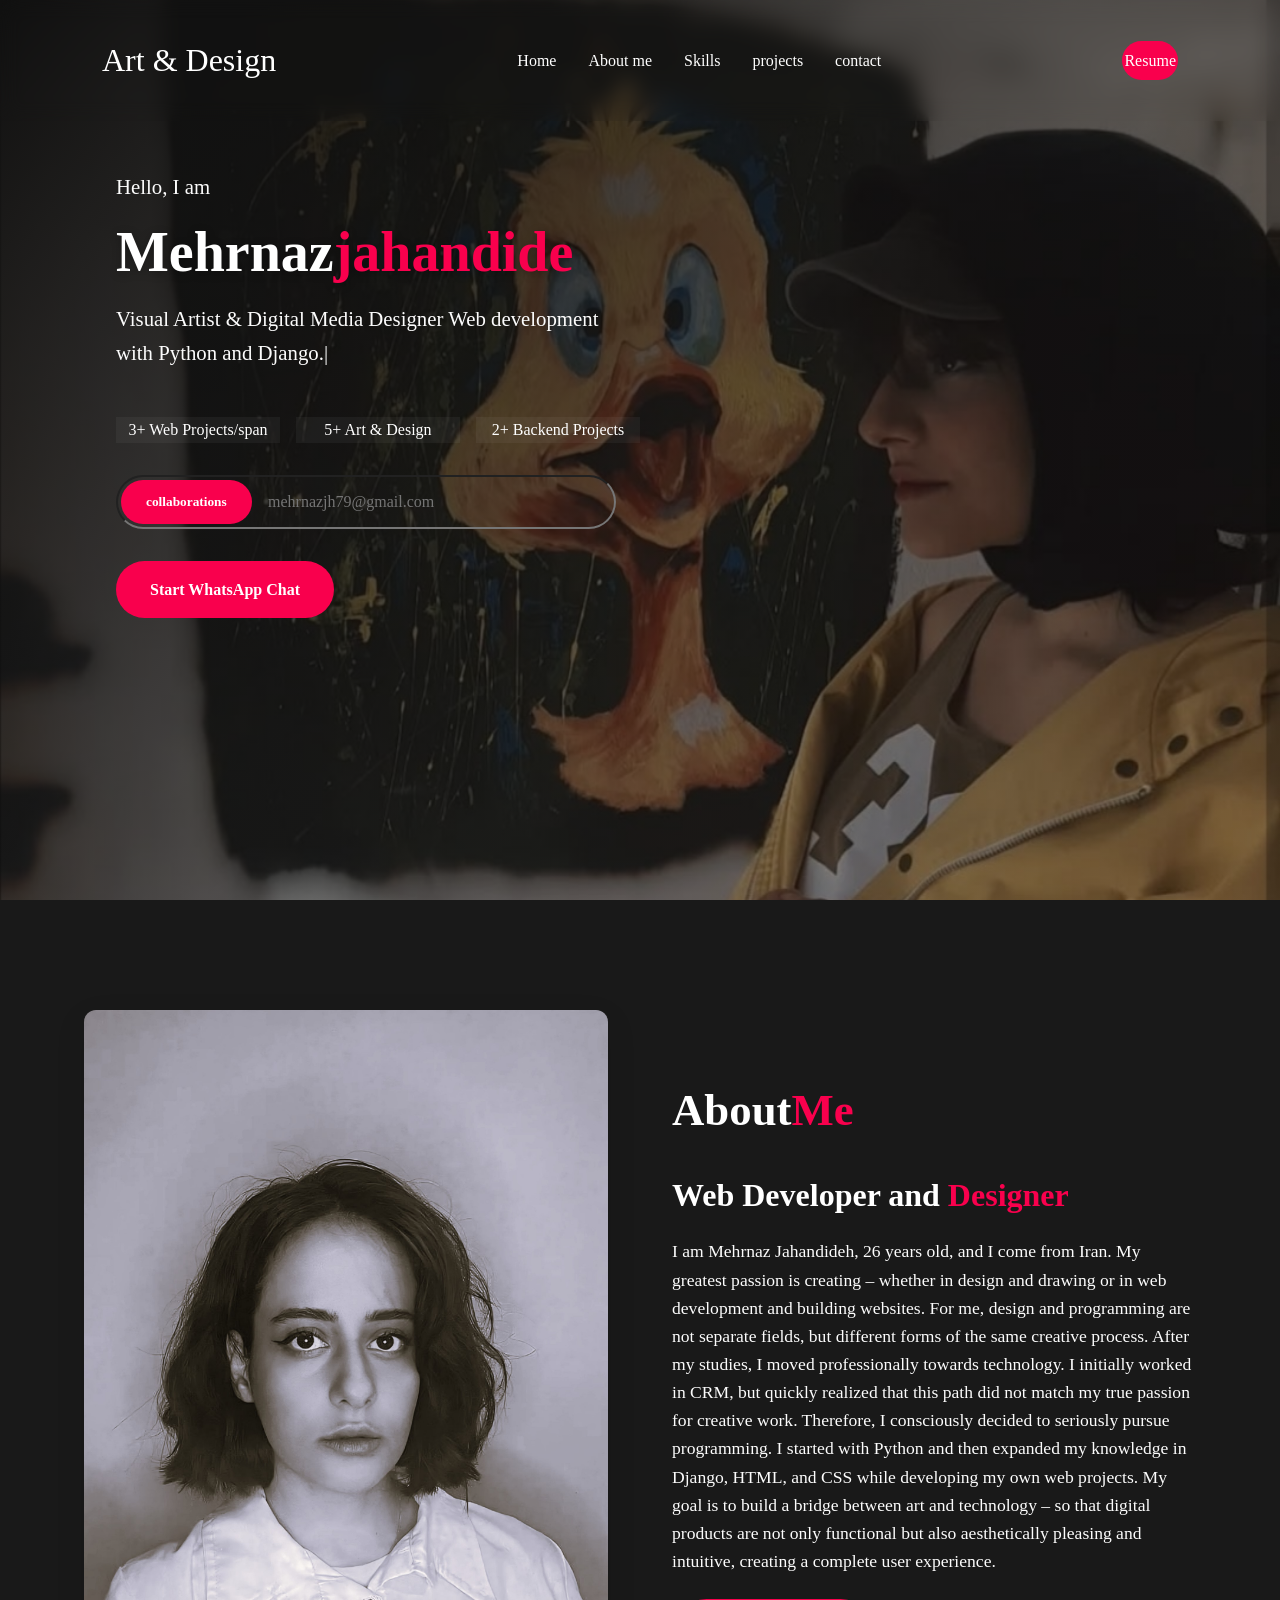
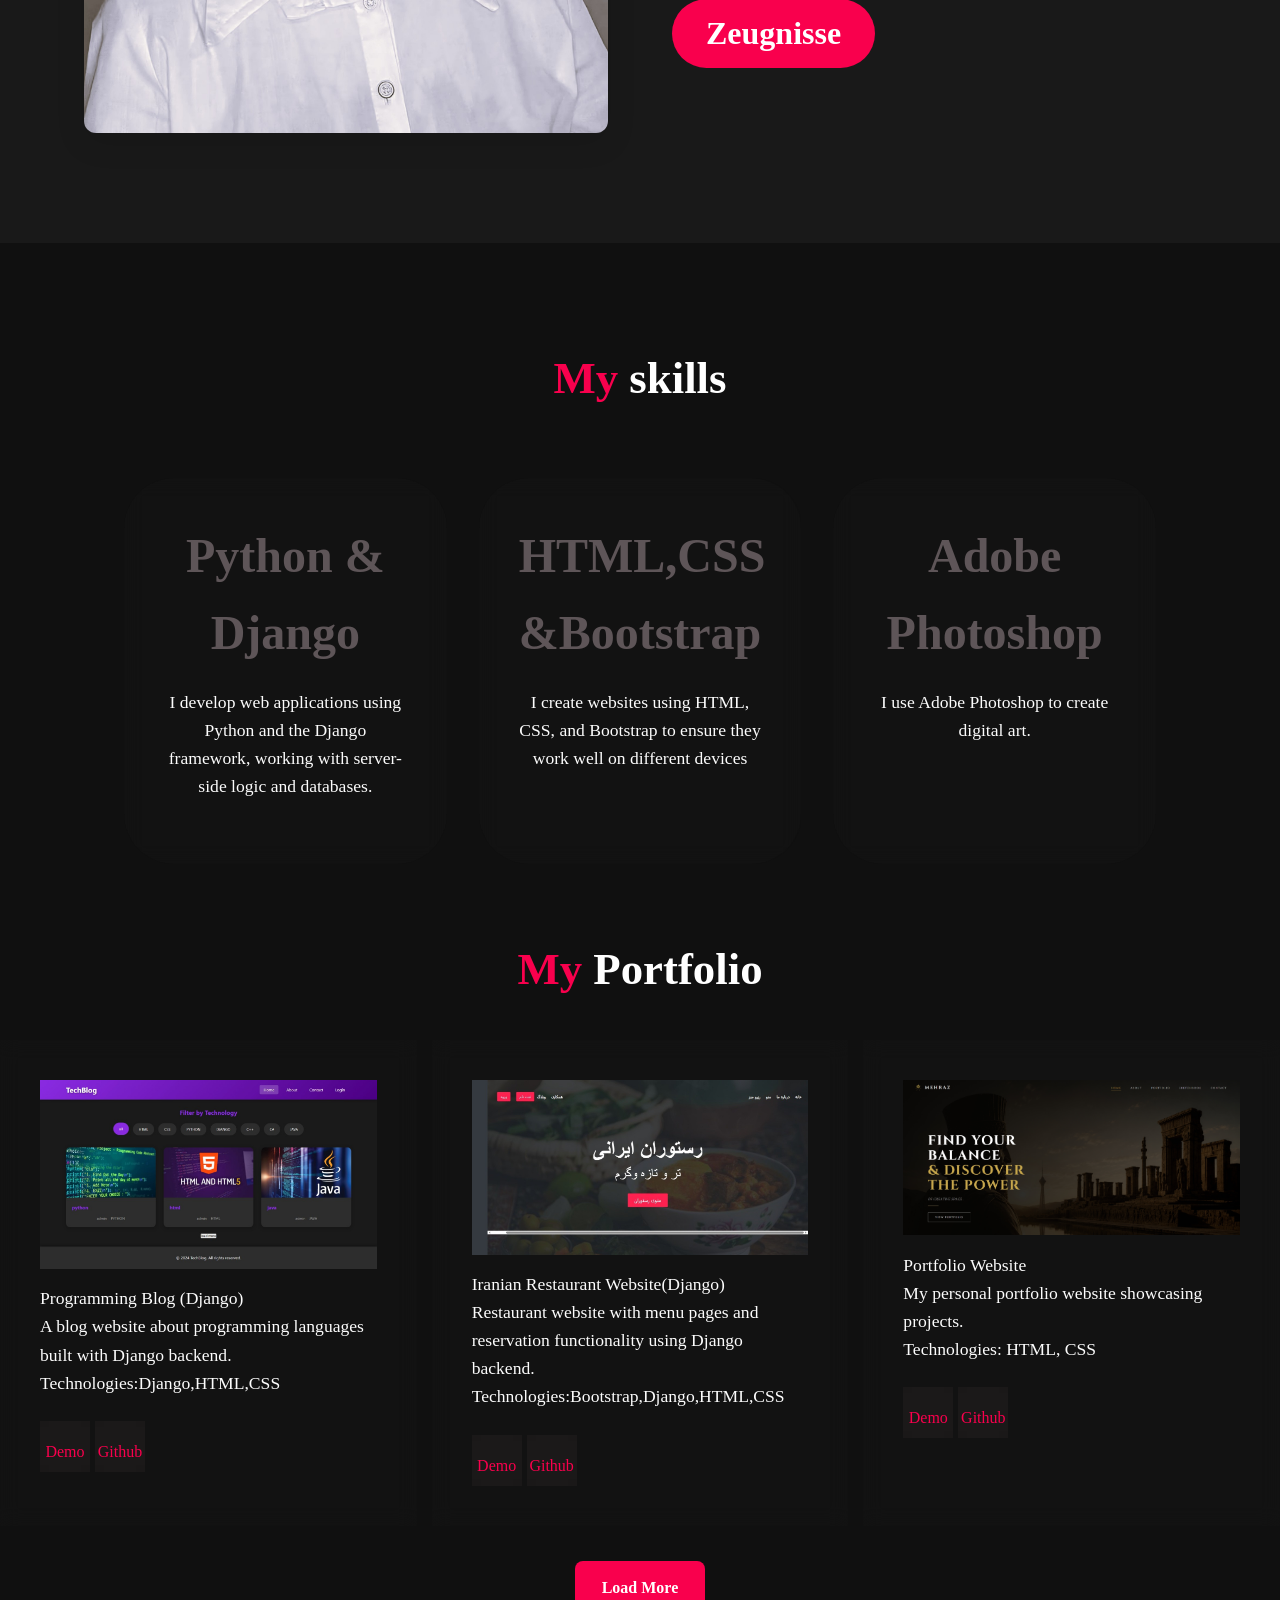
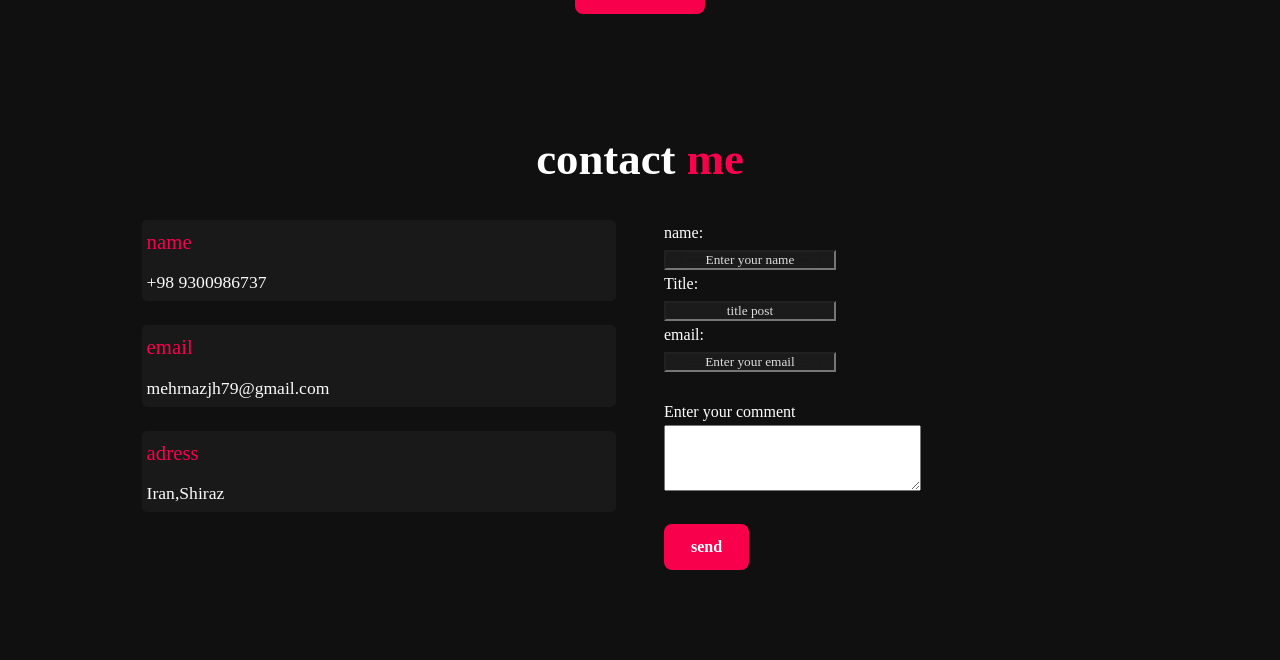
<file: index.html>
<!DOCTYPE html>
<html lang="en">
<head>
    <meta charset="UTF-8">
    <link rel="stylesheet" href="./css/style.css">
    <link rel="stylesheet" href="./css/design.css">

    <!-- <link rel="preconnect" href="https://fonts.gstatic.com" crossorigin> -->
    <!-- <link href="https://fonts.googleapis.com/css2?family=Amiri:ital,wght@0,400;0,700;1,400;1,700&display=swap" rel="stylesheet"> -->
    <!-- <link rel="stylesheet" href="https://cdnjs.cloudflare.com/ajax/libs/font-awesome/6.5.0/css/all.min.css"> -->
    <meta name="viewport" content="width=device-width, initial-scale=1.0">
    <title>Lebenslauf</title>
</head>
<body>
    <header class="header">
        <div class="container">
            <nav class="navbar">
               <a href="design.html" class="logo">Art & Design</a>
               <input type="checkbox" id="menu-toggle" class="menu-checkbox">
                <label for="menu-toggle" class="menu-label">
                    <span class="bar"></span>
                    <span class="bar"></span>
                    <span class="bar"></span>
                </label>

                
               <ul class="nav-links" id="navlinks">
                <li><a href="#start">Home </a></li>
                <li><a href="#Über mich">About me</a></li>
                <li><a href="#Fähigkeiten">Skills </a></li>
                <li><a href="#Projekte">projects </a></li>
                <li><a href="#Kontakt">contact </a></li>
                <!-- <li><a href="#">melden / sign in</a></li> -->
                </ul>

                <a href="#Lebenslauf" class="btn"> Resume </a>
            </nav>
        </div>
    </header>
    <section class="hero" id="start">
        <div class="container">
            <div class="hero-grid">
                <div class="hero-content">
                    <h4>Hello, I am </h4>
                    <h1>Mehrnaz<span class="highlight">jahandide</span></h1>
                    <h4 class="typing-effect">Visual Artist & Digital Media Designer
Web development with Python and Django.</h4>


                
                    <div class="hero-status">
                        <div class="stat-item">
                            <span class="num">3+</span>
                            <span class="label">Web Projects/span</span>
                        </div>
                        <div class="stat-item">
                            <span class="num">5+</span>
                            <span class="label">Art & Design</span>
                        </div>
                        <div class="stat-item">
                            <span class="num">2+</span>
                            <span class="label">Backend Projects</span>
                        </div>
                    </div>
                        <form action="" class="newsletter-form">
                            <input type="email" placeholder="          mehrnazjh79@gmail.com">
                            <input type="submit" value="collaborations" >
                        </form>
                        <div class="hero-cta">
                          <a href="#" class="btn">Start WhatsApp Chat</a>
                        </div>
                </div>
           </div>
        </div>

    </section>
    <section class="about" id="Über mich">
		<div class="container">
			<div class="about-content">
				<div class="about-img">
				    <img src="./css/img/me.jpg">
				</div>
				<div class="text_about">
                    <h2>About<span class="highlight">Me</span></h2>
                    <h3>Web Developer and <span class="highlight"> Designer</span></h3>
                    <p>



I am Mehrnaz Jahandideh, 26 years old, and I come from Iran.
My greatest passion is creating – whether in design and drawing or in web development and building websites. For me, design and programming are not separate fields, but different forms of the same creative process.

After my studies, I moved professionally towards technology. I initially worked in CRM, but quickly realized that this path did not match my true passion for creative work. Therefore, I consciously decided to seriously pursue programming.

I started with Python and then expanded my knowledge in Django, HTML, and CSS while developing my own web projects.

My goal is to build a bridge between art and technology – so that digital products are not only functional but also aesthetically pleasing and intuitive, creating a complete user experience.


                    </p>
                 
                    <button id="Lebenslauf" class="btn"><a href="./files/mehrnazjahandide.pdf" download class="logo">Zeugnisse</a></button>	
    			</div>
                
		    </div>
		</div>
	</section>
    <section class="skills" id="Fähigkeiten">
        <div class="container">
            <div class="titls">
                <h2><span class="highlight">My</span> skills</h2>
            </div>

            <div class="skills-grid">
                <div class="box">
                    <h3 class="title2-logo">Python & Django</h3>
                    <p>I develop web applications using Python and the Django framework, working with server-side logic and databases.</p>
                </div>
               

                
                    <div class="box">
                        <h3 class="title2-logo">HTML,CSS &Bootstrap</h3>
                        <p>I create websites using HTML, CSS, and Bootstrap to ensure they work well on different devices</p>
                    </div>
                
                
                
                    <div class="box">
                        <h3 class="title2-logo">Adobe Photoshop</h3>
                        <p>I use Adobe Photoshop to create digital art.

</p>
                    </div>
                

                
            </div>
        </div>
    </section>
    <section class="portfilio" id="Projekte">
         <!-- <div class="container">  -->
            <div class="titls">
                <h2><span class="highlight">My</span> Portfolio</h2>
            </div>  

            <div class="portfilio-grid">
        <div class="box2">
          <div class="image-portfilio">
            <img src="./css/img/Tech Blog.jpeg"> 
          </div>
          <div class="text-portfilio">
            <p>Programming Blog (Django)<br>
A blog website about programming languages built with Django backend.<br>
Technologies:Django,HTML,CSS</p>
            <div class="github">
                 <div class="link"><a href="#">Demo</a></div>
                <div class="link"><a href="https://github.com/Mehrnazjahandideh/Techblog">Github</a></div>
            </div>
        </div>
    </div>

    <!-- چک‌باکس پنهان دقیقا بعد از کارت 1 -->
    <input type="checkbox" id="load-more-toggle" class="load-more-checkbox">

    <!-- کارت 2 (مخفی فقط در موبایل) -->
    <div class="box2 hide-mobile-only">
        <div class="image-portfilio">
            <img src="./css/img/home.jpeg">  
        </div>
        <div class="text-portfilio">
            <p>Iranian Restaurant Website(Django)<br>
             Restaurant website with menu pages and reservation functionality using Django backend.
             <br>Technologies:Bootstrap,Django,HTML,CSS</p>
            <div class="github">
                <div class="link"><a href="https://meher.pythonanywhere.com/">Demo</a></div>
                <div class="link"><a href="https://github.com/Mehrnazjahandideh/Iranfood">Github</a></div>
            </div>
        </div>
    </div>
    <div class="box2 hide-mobile-only">
        <div class="image-portfilio">
            <img src="./css/img/Screenshot_1-7-2026_42610_127.0.0.1.jpeg">  
        </div>
        <div class="text-portfilio">
            <p>Portfolio Website<br>
              My personal portfolio website showcasing projects.<br>
              Technologies: HTML, CSS</p>
            <div class="github">
                <div class="link"><a href="https://mehrnazjahandideh.github.io/Mehrnazjahandideportfolioweb/">Demo</a></div>
                <div class="link"><a href="https://github.com/Mehrnazjahandideh/Mehrnazjahandideportfolioweb">Github</a></div>
            </div>
        </div>
    </div>

    <!-- کارت 3 (مخفی فقط در موبایل) -->
    <!-- <div class="box2 hide-mobile-only">
        <div class="image-portfilio">
            <img src="./css/img/blog.de.jpeg">  
        </div>
        <div class="text-portfilio">
            <p>German States Blog(Django)<br>
              A blog about German states with articles and simple navigation structure.<br>
              Technologies:Bootstrap,Django,HTML,CSS
            </p>
            <div class="github">
                <div class="link"><a href="#">Demo</a></div>
                <div class="link"><a href="https://github.com/Mehrnazjahandideh/blog.de">Github</a></div>
            </div>
        </div>
    </div>
     -->

    <!-- کارت 4 (همیشه مخفی) -->
    <div class="box2 hide-always">
        <div class="image-portfilio">
            <img src="./css/img/apd.jpeg"> 
        </div>
        <div class="text-portfilio">
            <p>APD Landing Page<br>
               Landing page for a camping table and chair manufacturing company.<br>
               Technologies: HTML, CSS
            </p>
            <div class="github">
                <div class="link"><a href="https://mehrnazjahandideh.github.io/APDLanding/">Demo</a></div>
                <div class="link"><a href="https://github.com/Mehrnazjahandideh/APDLanding">Github</a></div>
            </div>
        </div>
    </div>

    <!-- کارت 5 (همیشه مخفی) -->
    <div class="box2 hide-always">
        <div class="image-portfilio">
            <img src="./css/img/kaffe.png">  
        </div>
        <div class="text-portfilio">
            <p>Coffee Landing Page<br>
             Modern landing page for a German coffee brand.<br>
             Technologies: HTML, CSS
            </p>
            <div class="github">
               <div class="link"><a href="https://mehrnazjahandideh.github.io/kaffee.de/">Demo</a></div>
               <div class="link"><a href="https://github.com/Mehrnazjahandideh/kaffee.de">Github</a></div>
            </div>
        </div>
    </div>

    <!-- کارت 6 (همیشه مخفی) -->

    <label for="load-more-toggle" class="load-more-btn btn">Load More</label>
    </section>

<!-- فوتر -->
    <footer class="contact" id="Kontakt">
        <div class="container">
            <h2 class="titls">contact<span class="highlight"> me</span></h2>
        <div class="footer-melden">

          <div class="info">
            <div class="footer">
               <h5 class="name"><span class="highlight">name</span></h5>
               <p class="number">+98 9300986737 </p>
            </div>

            <div class="footer">
               <h5 class="name"><span class="highlight">email</span></h5>
               <p class="number">mehrnazjh79@gmail.com </p>
            </div>

            <div class="footer">
                <h5 class="name"><span class="highlight">adress</span></h5>
                <p class="number">Iran,Shiraz </p>
            </div>
        </div>


        <div class="footer-form">
            <label for="name">name:</label><br>
            <input class="stat-item" type="text" name="name" value="Enter your name">
            <br>

            <label for="title">Title:</label><br>
            <input class="stat-item" type="text" name="title" value="title post"><br>

            <label for="email">email:</label><br>
            <input class="stat-item" class="stat-item" type="text" name="email" value="Enter your email">
            <br><br>
            
            <label for="text">Enter your comment</label><br>
            <textarea name="BLOG" id="" cols="30" rows="4"></textarea><br><br>
            <button type="submit" value="send" class='send btn'>send</button>
        
        </div>
      </div>
        
    </footer>
</body>
</html>
</file>
<file: css/style.css>
*{
    margin: 0;
    padding: 0;
    box-sizing: border-box;
    font-family: Cambria, Cochin, Georgia, Times, 'Times New Roman', serif;
}
html{
    scroll-behavior: smooth;
}
body{
    background-color: var(--dark-color);
    color: var(--light-color);
     line-height: 1.6;
    /* overflow: hidden; */
}
h1{
    font-size: 3.5rem;
    font-weight: 800;
    line-height: 1.2;
}
h2{
    font-size: 2.8rem;
    font-weight: 700;
    margin-bottom: 1.5rem;
}
h3{
     font-size: 2rem;
    font-weight: 600;
    margin-bottom: 1rem;
}
h4{
    font-size: 1.5rem;
    font-weight: 500;
}
h5{
    font-size: 1.3rem;
    font-weight: 500;
}
p{
    font-size: 1.1rem;
    margin-bottom: 1.5rem;
    color: var(--gray-color);
}
:root {
    --primary-color:#f9004d;
    --primary-light:rgba(249, 0 ,77 ,0.1);
    --secodary-color:#191919;
    --dark-color:#101010;
    --light-color:#ffff;
    --gray-color:#fcfcfc;
    --rtanition:all 0.3s ease;
    --box-shadow:0 10px 30px rgba(0,0,0,0.1);
    --birder-radius:12px;

}
.container{
    width:90%;
    max-width: 1200px;
    margin: 10px auto;
    padding: 0 20px;

}
header{
    position: fixed;
    top: 0;
    right: 0;
    width: 100%;
    z-index: 1000;
    backdrop-filter: blur(10px);
    padding: 20px;
    transition:var(--rtanition) ;
    display: flex;

}
header.scrolled{
    padding: 15px;
    box-shadow: 0 5px 20px rgba(0,0,0,0.1);
}
.navbar{
    display: flex; 
    justify-content: space-between;
    align-items: center;
}
.logo{
    font-size: 2rem;
    font-weight: 800;
    color: var(--light-color);
    text-decoration: none;

}
.logo:hover{
    color: var(--primary-color);
}
  
.nav-links{
    display: flex;
    gap: 2rem;
    list-style-type: none;
    gap: 2rem;
   /* margin-right: 300px; */
    /* padding-top: 20px; */
}
@media screen and (max-width: 768px) {
     .nav-links {
        position: absolute;
        top: 100%;
        left: -100%;
        flex-direction: column;
        width: 100%;
        text-align: center;
        padding: 30px 0;
        transition: 0.4s ease-in-out;
        background: rgba(30, 30, 30, 0.7);
        backdrop-filter: blur(10px); 
        -webkit-backdrop-filter: blur(10px);

     }
    .menu-checkbox:checked ~ .nav-links {
        left: 0;
    }
}
.nav-links  a:hover{
    color: var(--primary-color);
} 
.navbar a {
    color: var(--light-color);
    font-weight: 500;
    transition: var(--rtanition);
    position: relative;
    padding: 5px 0px;
    text-decoration: none;
}

.nav-links a::after{
    content: "";
    position: absolute;
    bottom: 0;
    right: 0;
    width: 0;
    height: 2px;
    background-color: var(--primary-color);
    transition: var(--rtanition);
    
}
.nav-links a:hover::after{

    width: 100%;
}
.btn{
    display: inline-block;
    background-color: var(--primary-color);
    color: var(--light-color);
    padding: 14px 32px;
    border-radius: 50px;
    text-decoration: none;
    font-weight: 600;
    border: 2px solid transparent;
    transition: var(--rtanition);
    cursor: pointer;
    font-size: 1rem;
}
@media screen and (max-width: 768px) {
     .btn {
        display: none;
    }
}
.btn:hover {
    background-color: transparent ;
    background-color: rgb(148, 153, 137);
    transform: translateY(-3px);
    box-shadow: var(--box-shadow);
    border: 2px solid;
    transform: translateY(-5px);
    border-color: var(--primary-color);
    background: rgba(255,255,255,0.1);
    border:1px solid var(--primary-color);
    

}
.menu-checkbox {
    display: none;
}
.menu-label {
    display: none;
    flex-direction: column;
    cursor: pointer;
    gap: 5px;
}

.bar {
    width: 25px;
    height: 3px;
    background-color: var(--light-color); /* یا کلمه white بنویس */
    transition: all 0.3s ease;
}
@media screen and (max-width: 768px) {
     .menu-label {
        display: flex;
    }
}
    

/*  /////////////////////////////////سوال */
.hero{
    min-height: 100vh;
    position: relative;
    overflow: hidden;
    background: linear-gradient(
        135deg,
        rgba(16 16 16 / 100%) 0%,
        rgb(25 25 25 / 30%) 100%,
        rgb(16 16 16 / 0%) 0%

      ),
      url(./img/duck.jpg);
    background-size: cover;
    /* background-position: center; */
    background-attachment: fixed;
    padding: 160px 0px 50px ;
    
}
.hero-grid{
    display: grid;
    grid-template-columns: 1fr 1fr;

}
@media screen and (max-width: 768px) {
    
    .hero-grid {
        grid-template-columns: 1fr; 
        text-align: left; 
    }}
.hero-content{
    animation: fadeUp 1s ease;
    padding-left: 2rem;
}
@media screen and (max-width: 768px) {
     .hero-content {
        padding-left: 0;
    }
    }
.hero-content h4 {
    color: var(--gray-color);
    margin-bottom: 1rem;
    font-size: 1.3rem;
    animation: fadeUp 1s ease 0.2s both; 


}
.hero-content h1{
    margin-bottom: 1rem;
    animation: fadeUp 1s ease 0.4s both;
    text-shadow: 0 2px 10px rgb(0 , 0, 0, 0.3);
}
@media screen and (max-width: 768px) {
     .hero-content h1 {
        font-size: 2.5rem;
    }
    .hero-status {
       gap: 0.5rem; /* فاصله بین باکس‌ها کمتر شود */
       margin: 2rem 10px; /* کمی فاصله از لبه‌های گوشی داشته باشد */
    }

    .stat-item {
       padding: 10px 5px; /* پدینگ داخل باکس‌ها را تنظیم می‌کنیم */
    }
    .newsletter-form {
        max-width: 100%; 
        padding: 0 10px;
        display: flex;
        
    }

    .newsletter-form input[type='email'] {
        padding: 15px 20px; 
        margin-bottom: 10px; 
        border-radius: 30px;
        width: 100%;
    }

    .newsletter-form input[type='submit'] {
        /* position: static;  */
        width: 30%; 
        height: 70%;
        padding: 15px 20px;
        border-radius: 30px;
        margin-left: 10px;
        
        
    }
      
    }
.hero-content h3{
    margin-bottom: 2.5rem;
    color: #ddd;
    animation: fadeUp 1s ease 0.6s both;
}
@keyframes fadeUp {
    from {
        opacity: 0;
        transform: translateY(30px);
    }
    to {
        opacity: 1;
        transform: translateY(0);
    }
}
.highlight{
    color: var(--primary-color);
}  
.typing-effect{
    position: relative;
    display: inline-block;
}
.typing-effect::after{
    content: '|';
    position: absolute;
    /* left: -5px; */
    animation: blink 1s infinite;
}
@keyframes blink{
    0%,
    100% {
        opacity: 1;
    }
    50%{
        opacity: 0;
    }
}
.hero-status{
    display: grid;
    grid-template-columns:repeat(3,1fr) ;
    gap: 1rem;
    margin: 2rem 0;
    animation: fadeUp 1s ease 0.8s both;
}
@keyframes fadeUp {
    from {
        opacity: 0;
        transform: translateY(30px);
    }
    to {
        opacity: 1;
        transform: translateY(0);
    }
}
.stat-item{
    text-align: center;
    background: rgba(225,225,225,0.05);
    /* padding: .5rem .5rem; */
    backdrop-filter: blur(10px);
    /* border-radius: var(--birder-radius); */
    /* border: 1px solid rgba(255,255,255,0.1); */
    transition: var(--rtanition);

}
.stat-item:hover{
    transform: translateY(-5px);
    border-color: var(--primary-color);
    background: rgba(255,255,255,0.1);
    border:1px solid var(--primary-color);
}
.newsletter-form{
    max-width: 500px;
    position: relative;
    animation: fadeUp 1s ease 0.6s both;
    margin-bottom: 2rem;
    
}
@keyframes fadeUp {
    from {
        opacity: 0;
        transform: translateY(30px);
    }
    to {
        opacity: 1;
        transform: translateY(0);
    }
}
.newsletter-form input[type='email']{
    width: 100%;
    padding: 16px 20px 16px 110px;
    border: 2px solid --primary-color;
    background: rgba(255,255,255,.01);
    color: var(--light-color);
    font-size: 1rem;
    backdrop-filter: blur(10px);
    border-radius: 50px;
    transition: var(--tranition);
}
.newsletter-form input[type='email']:focus{
    outline: none;
    box-shadow: 0 0 0 3px rgba(249, 0 ,77 ,0.3);
    background: rgba(225,225,225,0.15);
}

.newsletter-form input[type='submit']{
    position: absolute;
    /* right: 10px; */
    left: 5px;
/* margin-right: 380px;   */
    /* top: 9px; */
    top: 5px;
    bottom: 5px;
    /* padding: 11px 25px;  */
    padding: 0px 25px; 
    border: none;
    border-radius: 50px;
    background-color: var(--primary-color);
    color: var(--light-color);
    font-weight: 600;
    cursor: pointer;
    transition: var(--tranition);

}

.newsletter-form input[type='submit']:hover{
    border-color: #ff1a66;
    /* transform: scale(1.05); */
    transform: translateY(-3px);
    border-color: var(--primary-color);
    background: rgba(255,255,255,0.1);
    border:1px solid var(--primary-color);
}
/* درباره ما */

.about{
    padding: 100px 0;
    background-color: var(--secodary-color);
}
.about-content{
    display: grid;
    grid-template-columns: 1fr 1fr;
    gap: 4rem;
    align-items: center;
    
}
.about-img{
    border-radius: var(--birder-radius);
    overflow: hidden;
    box-shadow: var(--box-shadow);
    
}
.about-img img {
    width: 100%;
    height: auto;
    display: block;
    transition: var(--rtanition);
}
.about-img:hover img{
    transform: scale(1.1);
}
@media screen and (max-width: 768px) {
    .about-content {
        grid-template-columns: 1fr; 
        gap: 2rem; 
        text-align: center; 
    }

    
    .about-img {
        max-width: 400px;
        margin: 0 auto;
    }
}

/* مهارت */
.skills {
    width: 100%; 
    background-color:blur();
    margin-top: 100px;
    margin-bottom: 30px;
    
    
}
.titls{
   text-align: center;

}
.skills-grid{
    display: grid;
    gap: 2rem; 
    padding: 2.5rem;
    grid-template-columns: repeat(auto-fit , minmax(300px , 1fr));
}
.box{
    gap: 35px;
    /* background: var(--secodary-color); */
    padding: 2.5rem;
    border-radius: var(--birder-radius);
    border: 1px;
    transition: var(--rtanition);
    text-align: center;
    animation: fadeUp 1s ease;
    border: 2px solid --primary-color; 
    background: rgba(255,255,255,.01);
    color: var(--light-color);
    font-size: 2rem;
    backdrop-filter: blur(10px);
    border-radius: 50px;
    transition: var(--rtanition);

}
@keyframes fadeUp {
    from {
        opacity: 0;
        transform: translateY(50px);
    }
    to {
        opacity: 1;
        transform: translateY(0);
    }
}
.box:hover{
    border: 5px solid var(--primary-color);
}


.title2-logo{
    font-size: 3rem;
    color: #5e5558;
}

/* نمونه کار */
/* تنظیمات گرید اصلی (یکی شد) */
.portfilio-grid {
    padding-top: 10px; 
    display: grid;
    grid-template-columns: 1fr 1fr 1fr;
    gap: 15px;
    width: 100%;
}
@media screen and (max-width: 768px) {
    .portfilio-grid {
        grid-template-columns: 1fr;
    }
}

/* مخفی کردن چک باکس و کارت های 4 به بعد در همه حالت ها */
.load-more-checkbox,
.hide-always {
    display: none;
}

/* مخفی کردن کارت های 2 و 3 فقط در موبایل */
@media screen and (max-width: 768px) {
    .hide-mobile-only {
        display: none;
    }
}

/* استایل دکمه Load More */
.load-more-btn {
    display: inline-block;
    background-color: var(--primary-color);
    color: #fff;
    padding: 12px 25px;
    text-align: center;
    border-radius: 8px;
    cursor: pointer;
    /* این دستور باعث میشه دکمه بیفته وسط گرید */
    grid-column: 1 / -1; 
    margin: 30px auto;
    width: max-content;
    transition: 0.3s ease;
}

.load-more-checkbox:checked ~ .hide-always,
.load-more-checkbox:checked ~ .hide-mobile-only {
    display: block; 
    animation: fadeUp 0.5s ease forwards;
}

/* وقتی چک باکس تیک خورد، دکمه مخفی میشه */
.load-more-checkbox:checked ~ .load-more-btn {
    display: none;
}

/* ------------------------------------- */

.box2 {
    width: 100%;
    height: auto;
    padding: 2.5rem;
    text-align: center;
    animation: fadeUp 1s ease;
    background: rgba(255,255,255,.01);
    color: var(--light-color);
    font-size: 2rem;
    backdrop-filter: blur(10px);
   
    transition: var(--transition); 
}

.box2 img {
    width: 100%;
    height: auto;
    object-fit: cover;
}

.github {
    display: flex;
    gap: 5px;
}

.link {
    width: 50px;
    text-align: center;
    justify-content: center;
    background: rgba(180, 129, 129, 0.05);
    backdrop-filter: blur(10px);
    transition: var(--transition);
}

.link:hover {
    transform: translateY(-5px);
    border-color: var(--primary-color);
    background: var(--secodary-color); /* اگر املای این متغیر در روت شما secodary است، همین بماند */
    border: 1px solid var(--primary-color);
}

.text-portfilio a {
    font-size: 1rem;
    text-decoration: none;
    color: var(--primary-color);
}

.text-portfilio p {
    text-align: left;
}




/* فوتر */
.contact {
    padding: 5rem 5%;
    


}
.footer-melden{
    display: grid;
    grid-template-columns: 0.5fr 0.5fr;
    gap: 3rem;
   
    
}

.info{
    flex-direction: colum;
    gap: 2rem;
    
}
.footer{
    background-color: var(--secodary-color);
    align-items: center;
    border-radius: 5px;
    transition: var(--rtanition);
    
    
    
}
.footer:hover{
    transform: translateY(-20px);
    background-color: var(--dark-color);
    
    
}
.footer h5{
    padding: 5px;
}
.footer p{
    padding: 5px;
}
.contact .stat-item{
    color: #ddd;
}
.send {
    display: inline-block;
    background-color: var(--primary-color);
    color: #fff;
    padding: 12px 25px;
    text-align: center;
    border-radius: 8px;
    cursor: pointer;
    width: max-content;
    transition: 0.3s ease;
}



@media screen and (max-width: 768px) {

    .menu-label { display: flex; }
    .btn { display: none; } 

    .nav-links {
        position: fixed; 
        top: 70px;
        left: -100%;
        width: 100%;
        height: 100vh;
        background: rgba(16, 16, 16, 0.98);
        flex-direction: column;
        z-index: 999;
    }

    
    #menu-toggle:checked ~ .nav-links {
        left: 0;
    }

    /*  Hero */
    .hero-grid { grid-template-columns: 1fr; text-align: center; }
    .hero-content { padding-left: 0; }
    .hero-content h1 { font-size: 2.5rem; }
    .hero-status { grid-template-columns: 1fr; }
    
    /* اصلاح دکمه فرم خبرنامه در موبایل */
    .newsletter-form { max-width: 100%; }
    .newsletter-form input[type='email'] { padding: 16px 20px; text-align: center; }
    .newsletter-form input[type='submit'] { 
        position: static; 
        width: 100%; 
        margin-top: 10px; 
        height: 50px; 
    }

    /*  About */
    .about-content { grid-template-columns: 1fr; text-align: center; }
    .about-img { max-width: 300px; margin: 0 auto; }

    /*  Portfolio */
    .portfilio-grid { grid-template-columns: 1fr; }
    .hide-mobile-only { display: none; }
    
    /*  Footer */
    .footer-melden { grid-template-columns: 1fr; }
}

/* انیمیشن‌ها */
@keyframes fadeUp {
    from { opacity: 0; transform: translateY(30px); }
    to { opacity: 1; transform: translateY(0); }
}
@keyframes blink { 0%, 100% { opacity: 1; } 50% { opacity: 0; } }

/* منطق Load More */
.load-more-checkbox { display: none; }
.hide-always { display: none; }
.load-more-checkbox:checked ~ .hide-always,
.load-more-checkbox:checked ~ .hide-mobile-only {
    display: block ;
}
.load-more-btn {
        display: inline-block ;
        margin: 20px auto;
    }
.load-more-checkbox:checked ~ .load-more-btn {
    display: none;
}
</file>
<file: css/design.css>
.comming_soon {
    text-align: center;
    padding: 200px 20px;
    margin-bottom: -200px;
    
}

.coming-soon h1 {
    font-size: 2.4rem;
    margin-bottom: 20px;
}

.coming-soon p {
    font-size: 1.2rem;
    color: #555;
    
}
</file>
